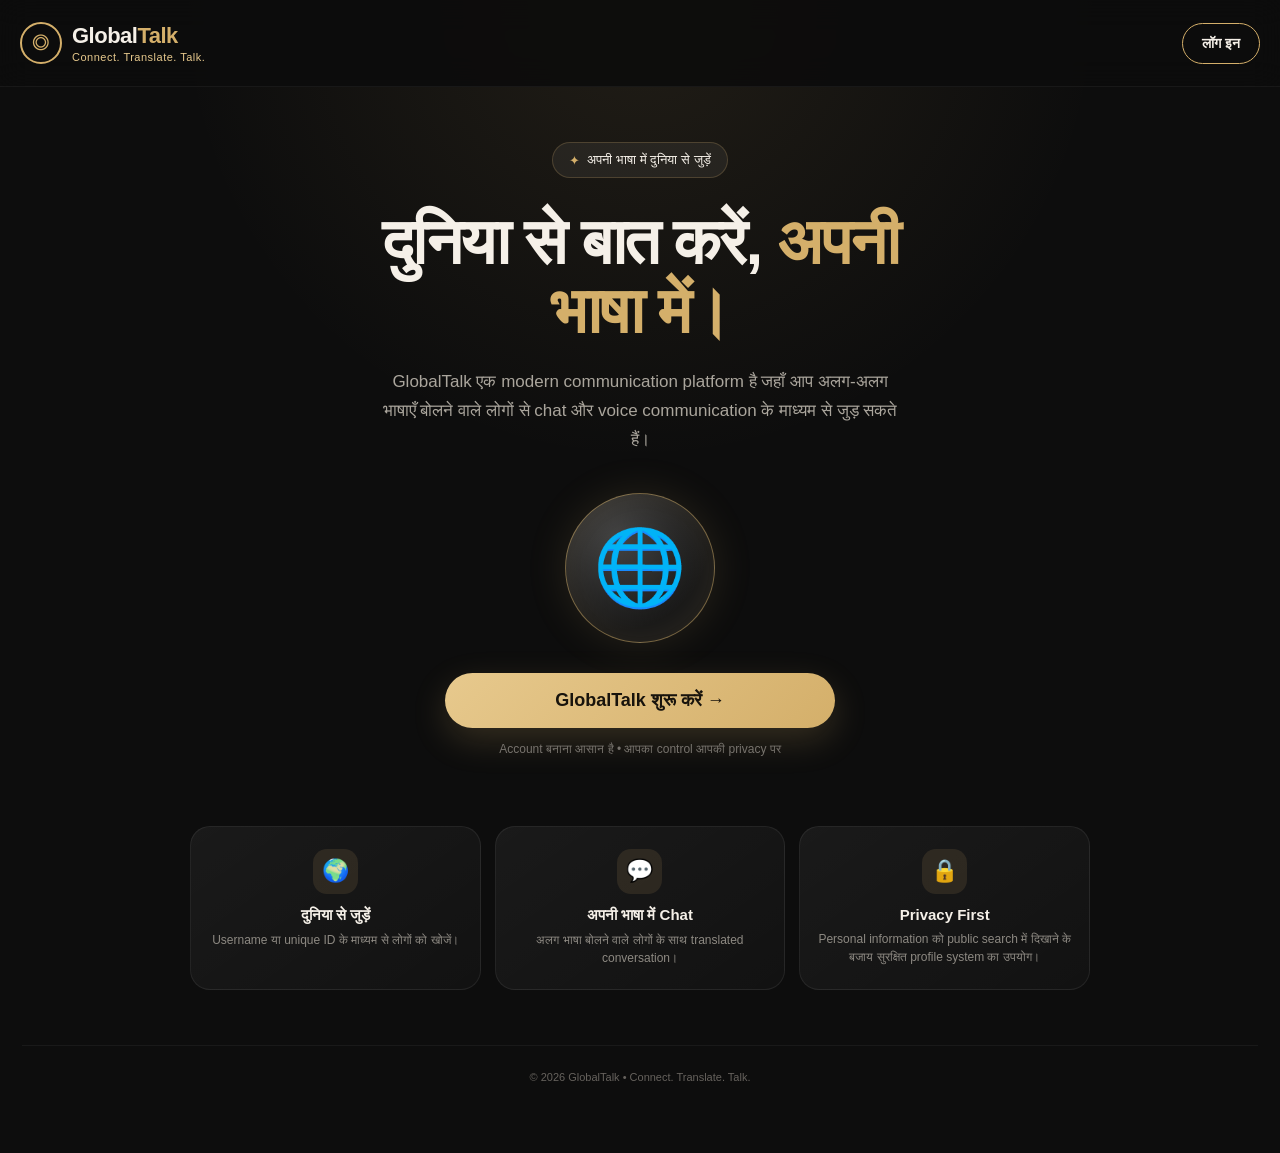
<file: index.html>
<!DOCTYPE html>
<html lang="hi">
<head>
    <meta charset="UTF-8">
    <meta name="viewport" content="width=device-width, initial-scale=1.0">

    <meta name="description"
          content="GlobalTalk — अपनी भाषा में दुनिया से बात करें। Chat, translation और voice communication एक ही जगह।">

    <meta name="theme-color" content="#111111">

    <title>GlobalTalk — Connect. Translate. Talk.</title>

    <style>
        * {
            margin: 0;
            padding: 0;
            box-sizing: border-box;
        }

        :root {
            --bg: #0d0d0d;
            --card: #171717;
            --card2: #1d1d1d;
            --gold: #d4af6a;
            --gold-light: #e7c98d;
            --cream: #f5f0e8;
            --muted: #aaa59c;
            --border: rgba(212,175,106,0.28);
        }

        body {
            min-height: 100vh;
            background:
                radial-gradient(circle at 50% 0%, rgba(212,175,106,0.10), transparent 35%),
                var(--bg);
            color: var(--cream);
            font-family:
                -apple-system,
                BlinkMacSystemFont,
                "Segoe UI",
                Roboto,
                Arial,
                sans-serif;
            overflow-x: hidden;
        }

        a {
            text-decoration: none;
            color: inherit;
        }

        /* TOP NAVIGATION */

        .topbar {
            width: 100%;
            padding: 22px 20px;
            display: flex;
            justify-content: space-between;
            align-items: center;
            border-bottom: 1px solid rgba(255,255,255,0.05);
            background: rgba(13,13,13,0.92);
            position: sticky;
            top: 0;
            z-index: 20;
            backdrop-filter: blur(15px);
        }

        .brand {
            display: flex;
            align-items: center;
            gap: 10px;
        }

        .brand-icon {
            width: 42px;
            height: 42px;
            border: 2px solid var(--gold);
            border-radius: 50%;
            display: flex;
            align-items: center;
            justify-content: center;
            color: var(--gold);
            font-size: 22px;
        }

        .brand-text h1 {
            font-size: 22px;
            font-weight: 800;
            letter-spacing: -0.5px;
        }

        .brand-text h1 span {
            color: var(--gold);
        }

        .brand-text p {
            color: var(--gold-light);
            font-size: 11px;
            margin-top: 2px;
            letter-spacing: 0.5px;
        }

        .login-btn {
            padding: 11px 19px;
            border: 1px solid var(--gold);
            border-radius: 25px;
            color: var(--cream);
            font-size: 14px;
            font-weight: 600;
            transition: 0.2s;
        }

        .login-btn:active {
            transform: scale(0.96);
        }

        /* HERO */

        .hero {
            min-height: calc(100vh - 86px);
            display: flex;
            flex-direction: column;
            align-items: center;
            text-align: center;
            padding: 55px 22px 45px;
        }

        .badge {
            display: inline-flex;
            align-items: center;
            gap: 7px;
            padding: 9px 16px;
            background: rgba(255,255,255,0.06);
            border: 1px solid rgba(212,175,106,0.22);
            border-radius: 30px;
            color: var(--cream);
            font-size: 13px;
            margin-bottom: 30px;
        }

        .badge span {
            color: var(--gold);
        }

        .hero h2 {
            max-width: 600px;
            font-size: clamp(38px, 10vw, 64px);
            line-height: 1.08;
            letter-spacing: -2px;
            font-weight: 800;
        }

        .hero h2 .gold {
            color: var(--gold);
        }

        .hero-description {
            max-width: 520px;
            margin-top: 22px;
            color: var(--muted);
            font-size: 17px;
            line-height: 1.7;
        }

        /* GLOBE */

        .globe {
            width: 150px;
            height: 150px;
            margin: 38px auto 30px;
            border-radius: 50%;
            border: 1px solid rgba(212,175,106,0.5);
            background:
                radial-gradient(circle at 35% 30%, #444, #181818 65%);
            box-shadow:
                0 0 40px rgba(212,175,106,0.13),
                inset 0 0 35px rgba(212,175,106,0.10);
            display: flex;
            align-items: center;
            justify-content: center;
            font-size: 75px;
        }

        /* CTA */

        .start-btn {
            width: min(390px, 90%);
            padding: 17px 25px;
            background: linear-gradient(
                135deg,
                var(--gold-light),
                var(--gold)
            );
            color: #17130c;
            border-radius: 35px;
            font-size: 18px;
            font-weight: 800;
            box-shadow: 0 12px 35px rgba(212,175,106,0.20);
            transition: 0.2s;
        }

        .start-btn:active {
            transform: scale(0.97);
        }

        .small-note {
            margin-top: 14px;
            color: #77736d;
            font-size: 12px;
        }

        /* FEATURES */

        .features {
            width: 100%;
            max-width: 900px;
            margin-top: 70px;
            display: grid;
            grid-template-columns: repeat(3, 1fr);
            gap: 14px;
        }

        .feature {
            padding: 22px 15px;
            background: linear-gradient(
                145deg,
                rgba(255,255,255,0.055),
                rgba(255,255,255,0.025)
            );
            border: 1px solid rgba(255,255,255,0.07);
            border-radius: 20px;
        }

        .feature-icon {
            width: 45px;
            height: 45px;
            margin: 0 auto 12px;
            border-radius: 14px;
            display: flex;
            align-items: center;
            justify-content: center;
            background: rgba(212,175,106,0.12);
            color: var(--gold);
            font-size: 22px;
        }

        .feature h3 {
            font-size: 15px;
            margin-bottom: 7px;
        }

        .feature p {
            color: #8d8982;
            font-size: 12px;
            line-height: 1.5;
        }

        /* FOOTER */

        footer {
            margin-top: 55px;
            padding: 25px 15px;
            color: #66625d;
            font-size: 11px;
            text-align: center;
            border-top: 1px solid rgba(255,255,255,0.05);
            width: 100%;
        }

        /* MOBILE */

        @media (max-width: 600px) {

            .topbar {
                padding: 17px 16px;
            }

            .brand-icon {
                width: 38px;
                height: 38px;
                font-size: 19px;
            }

            .brand-text h1 {
                font-size: 19px;
            }

            .brand-text p {
                font-size: 9px;
            }

            .login-btn {
                padding: 9px 15px;
                font-size: 13px;
            }

            .hero {
                padding-top: 45px;
            }

            .hero h2 {
                font-size: 42px;
            }

            .hero-description {
                font-size: 15px;
            }

            .globe {
                width: 130px;
                height: 130px;
                font-size: 65px;
            }

            .features {
                grid-template-columns: 1fr;
                max-width: 390px;
            }

            .feature {
                display: flex;
                align-items: center;
                text-align: left;
                gap: 14px;
                padding: 15px;
            }

            .feature-icon {
                flex-shrink: 0;
                margin: 0;
            }

            .feature h3 {
                margin-bottom: 4px;
            }
        }
    </style>
</head>

<body>

    <!-- TOP BAR -->

    <header class="topbar">

        <a href="index.html" class="brand">

            <div class="brand-icon">
                ◎
            </div>

            <div class="brand-text">
                <h1>Global<span>Talk</span></h1>
                <p>Connect. Translate. Talk.</p>
            </div>

        </a>

        <a href="login.html" class="login-btn">
            लॉग इन
        </a>

    </header>


    <!-- MAIN -->

    <main class="hero">

        <div class="badge">
            <span>✦</span>
            अपनी भाषा में दुनिया से जुड़ें
        </div>


        <h2>
            दुनिया से बात करें,
            <span class="gold">अपनी भाषा में।</span>
        </h2>


        <p class="hero-description">
            GlobalTalk एक modern communication platform है
            जहाँ आप अलग-अलग भाषाएँ बोलने वाले लोगों से
            chat और voice communication के माध्यम से जुड़ सकते हैं।
        </p>


        <div class="globe">
            🌐
        </div>


        <a href="signup.html" class="start-btn">
            GlobalTalk शुरू करें →
        </a>

        <p class="small-note">
            Account बनाना आसान है • आपका control आपकी privacy पर
        </p>


        <!-- FEATURES -->

        <section class="features">

            <div class="feature">

                <div class="feature-icon">
                    🌍
                </div>

                <div>
                    <h3>दुनिया से जुड़ें</h3>
                    <p>
                        Username या unique ID के माध्यम से लोगों को खोजें।
                    </p>
                </div>

            </div>


            <div class="feature">

                <div class="feature-icon">
                    💬
                </div>

                <div>
                    <h3>अपनी भाषा में Chat</h3>
                    <p>
                        अलग भाषा बोलने वाले लोगों के साथ translated conversation।
                    </p>
                </div>

            </div>


            <div class="feature">

                <div class="feature-icon">
                    🔒
                </div>

                <div>
                    <h3>Privacy First</h3>
                    <p>
                        Personal information को public search में दिखाने के बजाय
                        सुरक्षित profile system का उपयोग।
                    </p>
                </div>

            </div>

        </section>


        <footer>
            © 2026 GlobalTalk • Connect. Translate. Talk.
        </footer>

    </main>

</body>
</html>
</file>
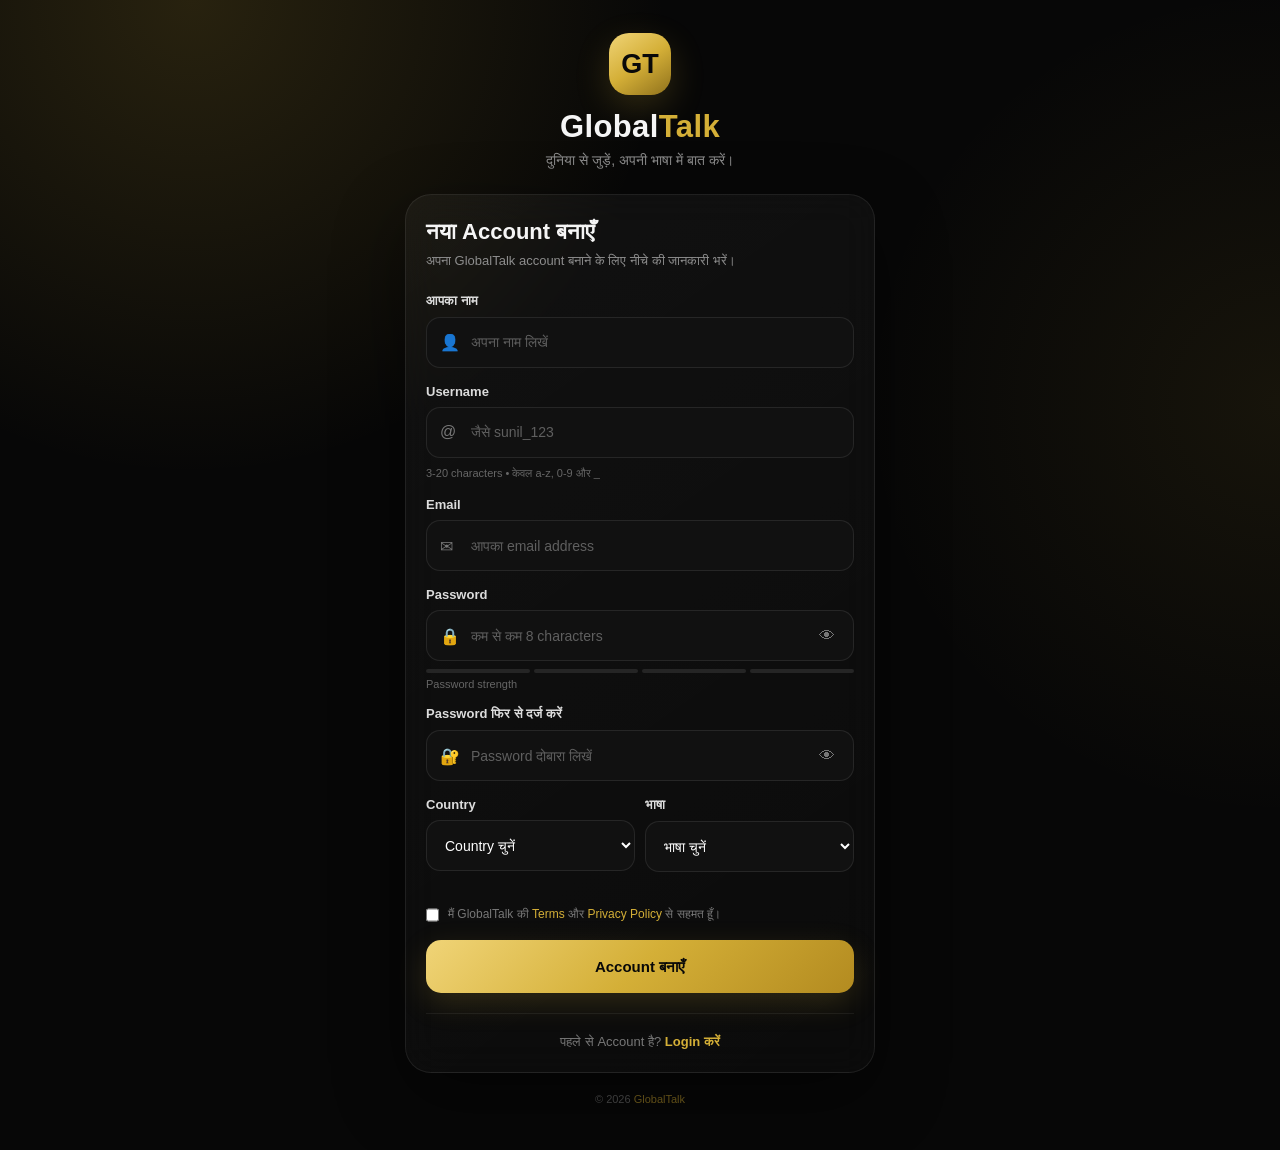
<file: signup.html>
<!DOCTYPE html>
<html lang="hi">
<head>
<meta charset="UTF-8">
<meta name="viewport" content="width=device-width, initial-scale=1.0">
<meta name="description" content="GlobalTalk - Create your account">
<title>Signup - GlobalTalk</title>

<style>
*{box-sizing:border-box;margin:0;padding:0;}

:root{
    --gold:#d4af37;
    --gold-light:#f0d477;
    --gold-dark:#8f711c;
    --bg:#070707;
    --card:#101010;
    --text:#f5f5f5;
    --muted:#8d8d8d;
    --danger:#ff6b6b;
    --success:#61d49a;
    --border:rgba(255,255,255,.08);
}

html{min-height:100%;}

body{
    min-height:100vh;
    background:
        radial-gradient(circle at 15% 0%, rgba(212,175,55,.16), transparent 30%),
        radial-gradient(circle at 100% 35%, rgba(212,175,55,.08), transparent 28%),
        #070707;
    color:var(--text);
    font-family:Arial,Helvetica,sans-serif;
    -webkit-font-smoothing:antialiased;
    padding:25px 15px 45px;
}

.page{width:100%;max-width:470px;margin:auto;}

/* Brand */
.brand{text-align:center;margin:8px 0 25px;}
.logo{
    width:62px;height:62px;margin:0 auto 14px;border-radius:20px;
    display:flex;align-items:center;justify-content:center;
    background:linear-gradient(145deg,var(--gold-light),var(--gold),var(--gold-dark));
    color:#090909;font-size:27px;font-weight:900;
    box-shadow:0 12px 35px rgba(212,175,55,.20);
}
.brand h1{font-size:31px;letter-spacing:.4px;}
.brand h1 span{color:var(--gold);}
.brand p{color:var(--muted);font-size:14px;margin-top:7px;}

/* Card */
.signup-card{
    background:linear-gradient(145deg,rgba(255,255,255,.045),rgba(255,255,255,.018));
    border:1px solid var(--border);
    border-radius:26px;
    padding:24px 20px 22px;
    box-shadow:0 25px 70px rgba(0,0,0,.45);
    backdrop-filter:blur(18px);
}
.card-heading{margin-bottom:22px;}
.card-heading h2{font-size:22px;margin-bottom:6px;}
.card-heading p{color:var(--muted);font-size:13px;line-height:1.5;}

/* Form */
.form-group{margin-bottom:16px;}
.form-label{
    display:flex;align-items:center;justify-content:space-between;
    margin-bottom:8px;font-size:13px;font-weight:bold;color:#dcdcdc;
}
.input-wrap{position:relative;}
.input-icon{
    position:absolute;left:14px;top:50%;transform:translateY(-50%);
    width:22px;color:#777;font-size:16px;pointer-events:none;
}
.form-input,.form-select{
    width:100%;min-height:51px;
    border:1px solid rgba(255,255,255,.09);
    border-radius:14px;outline:none;
    background:#111;color:white;
    padding:0 14px 0 44px;font-size:14px;
    transition:border-color .2s,box-shadow .2s,background .2s;
}
.form-select{padding-left:14px;appearance:auto;}
.form-input::placeholder{color:#5f5f5f;}
.form-input:focus,.form-select:focus{
    border-color:rgba(212,175,55,.65);
    background:#151515;
    box-shadow:0 0 0 3px rgba(212,175,55,.08);
}

/* Password Toggle */
.password-toggle{
    position:absolute;right:10px;top:50%;transform:translateY(-50%);
    width:35px;height:35px;border:0;border-radius:10px;
    background:transparent;color:#777;cursor:pointer;font-size:16px;
}
.password-toggle:hover{color:var(--gold);}
.password-input{padding-right:52px;}

/* Help + Strength */
.help-text{color:#666;font-size:11px;line-height:1.5;margin-top:7px;}
.password-strength{margin-top:8px;}
.strength-bars{display:flex;gap:4px;}
.strength-bar{height:4px;flex:1;border-radius:20px;background:#252525;transition:.25s;}
.strength-text{display:block;margin-top:5px;color:#666;font-size:11px;}

/* Country / Language */
.select-row{display:grid;grid-template-columns:1fr 1fr;gap:10px;}

/* Terms */
.terms{
    display:flex;gap:9px;margin:17px 0;
    color:#777;font-size:12px;line-height:1.5;
}
.terms input{accent-color:var(--gold);margin-top:2px;flex-shrink:0;}
.terms a{color:var(--gold);text-decoration:none;}

/* Message */
.message{
    display:none;padding:12px 13px;border-radius:13px;
    margin-bottom:15px;font-size:13px;line-height:1.5;
}
.message.show{display:block;}
.message.error{
    color:#ff9b9b;background:rgba(255,80,80,.07);
    border:1px solid rgba(255,80,80,.18);
}
.message.success{
    color:#7ce0ab;background:rgba(80,220,145,.07);
    border:1px solid rgba(80,220,145,.18);
}

/* Button */
.submit-btn{
    width:100%;min-height:53px;border:0;border-radius:15px;
    background:linear-gradient(135deg,var(--gold-light),var(--gold),#b38b20);
    color:#080808;font-size:15px;font-weight:900;cursor:pointer;
    box-shadow:0 10px 30px rgba(212,175,55,.17);
    transition:transform .15s,box-shadow .15s,opacity .15s;
}
.submit-btn:hover{transform:translateY(-1px);box-shadow:0 14px 35px rgba(212,175,55,.25);}
.submit-btn:active{transform:translateY(1px);}
.submit-btn:disabled{opacity:.55;cursor:not-allowed;transform:none;}

.loading-content{display:flex;align-items:center;justify-content:center;gap:9px;}
.spinner{
    width:17px;height:17px;
    border:2px solid rgba(0,0,0,.25);border-top-color:#080808;
    border-radius:50%;animation:spin .7s linear infinite;
}
@keyframes spin{to{transform:rotate(360deg);}}

/* Login link */
.login-box{
    text-align:center;margin-top:20px;padding-top:20px;
    border-top:1px solid rgba(255,255,255,.06);
    color:#777;font-size:13px;
}
.login-box a{color:var(--gold);font-weight:bold;text-decoration:none;}
.login-box a:hover{text-decoration:underline;}

.footer{text-align:center;margin-top:20px;color:#4f4f4f;font-size:11px;}
.footer span{color:#7a641f;}

/* Mobile */
@media(max-width:430px){
    body{padding:18px 10px 35px;}
    .signup-card{padding:21px 15px 19px;}
    .brand h1{font-size:28px;}
    .select-row{grid-template-columns:1fr;}
}

@media(prefers-reduced-motion:reduce){
    *,*::before,*::after{animation-duration:.01ms !important;transition-duration:.01ms !important;}
}
</style>
</head>
<body>

<div class="page">

    <!-- Brand -->
    <header class="brand">
        <div class="logo">GT</div>
        <h1>Global<span>Talk</span></h1>
        <p>दुनिया से जुड़ें, अपनी भाषा में बात करें।</p>
    </header>

    <!-- Card -->
    <main class="signup-card">

        <div class="card-heading">
            <h2>नया Account बनाएँ</h2>
            <p>अपना GlobalTalk account बनाने के लिए नीचे की जानकारी भरें।</p>
        </div>

        <div id="message" class="message" aria-live="polite"></div>

        <form id="signupForm" novalidate>

            <!-- Name -->
            <div class="form-group">
                <label class="form-label" for="nameInput">आपका नाम</label>
                <div class="input-wrap">
                    <span class="input-icon">👤</span>
                    <input class="form-input" type="text" id="nameInput"
                           placeholder="अपना नाम लिखें" autocomplete="name"
                           maxlength="60" required>
                </div>
            </div>

            <!-- Username -->
            <div class="form-group">
                <label class="form-label" for="usernameInput">Username</label>
                <div class="input-wrap">
                    <span class="input-icon">@</span>
                    <input class="form-input" type="text" id="usernameInput"
                           placeholder="जैसे sunil_123" autocomplete="username"
                           minlength="3" maxlength="20" pattern="[a-zA-Z0-9_]+"
                           autocapitalize="none" spellcheck="false" required>
                </div>
                <p class="help-text">3-20 characters • केवल a-z, 0-9 और _</p>
            </div>

            <!-- Email -->
            <div class="form-group">
                <label class="form-label" for="emailInput">Email</label>
                <div class="input-wrap">
                    <span class="input-icon">✉</span>
                    <input class="form-input" type="email" id="emailInput"
                           placeholder="आपका email address" autocomplete="email"
                           maxlength="254" required>
                </div>
            </div>

            <!-- Password -->
            <div class="form-group">
                <label class="form-label" for="passwordInput">Password</label>
                <div class="input-wrap">
                    <span class="input-icon">🔒</span>
                    <input class="form-input password-input" type="password" id="passwordInput"
                           placeholder="कम से कम 8 characters" autocomplete="new-password"
                           minlength="8" maxlength="128" required>
                    <button type="button" class="password-toggle" data-target="passwordInput" aria-label="Password दिखाएँ">👁</button>
                </div>

                <div class="password-strength">
                    <div class="strength-bars">
                        <span class="strength-bar" id="bar1"></span>
                        <span class="strength-bar" id="bar2"></span>
                        <span class="strength-bar" id="bar3"></span>
                        <span class="strength-bar" id="bar4"></span>
                    </div>
                    <span class="strength-text" id="strengthText">Password strength</span>
                </div>
            </div>

            <!-- Confirm Password -->
            <div class="form-group">
                <label class="form-label" for="confirmPasswordInput">Password फिर से दर्ज करें</label>
                <div class="input-wrap">
                    <span class="input-icon">🔐</span>
                    <input class="form-input password-input" type="password" id="confirmPasswordInput"
                           placeholder="Password दोबारा लिखें" autocomplete="new-password"
                           minlength="8" maxlength="128" required>
                    <button type="button" class="password-toggle" data-target="confirmPasswordInput" aria-label="Password दिखाएँ">👁</button>
                </div>
            </div>

            <!-- Country + Language -->
            <div class="select-row">
                <div class="form-group">
                    <label class="form-label" for="countryInput">Country</label>
                    <select class="form-select" id="countryInput" required>
                        <option value="">Country चुनें</option>
                        <option value="India">🇮🇳 India</option>
                        <option value="USA">🇺🇸 USA</option>
                        <option value="UK">🇬🇧 UK</option>
                        <option value="UAE">🇦🇪 UAE</option>
                        <option value="Saudi Arabia">🇸🇦 Saudi Arabia</option>
                        <option value="France">🇫🇷 France</option>
                        <option value="Germany">🇩🇪 Germany</option>
                        <option value="Spain">🇪🇸 Spain</option>
                        <option value="Other">🌍 Other</option>
                    </select>
                </div>

                <div class="form-group">
                    <label class="form-label" for="languageInput">भाषा</label>
                    <select class="form-select" id="languageInput" required>
                        <option value="">भाषा चुनें</option>
                        <option value="Hindi">हिन्दी</option>
                        <option value="English">English</option>
                        <option value="Arabic">العربية</option>
                        <option value="French">Français</option>
                        <option value="Spanish">Español</option>
                        <option value="German">Deutsch</option>
                        <option value="Other">Other</option>
                    </select>
                </div>
            </div>

            <!-- Terms -->
            <label class="terms">
                <input type="checkbox" id="termsInput" required>
                <span>
                    मैं GlobalTalk की
                    <a href="terms.html" target="_blank">Terms</a> और
                    <a href="privacy.html" target="_blank">Privacy Policy</a>
                    से सहमत हूँ।
                </span>
            </label>

            <!-- Submit -->
            <button type="submit" class="submit-btn" id="submitBtn">
                Account बनाएँ
            </button>
        </form>

        <div class="login-box">
            पहले से Account है?
            <a href="login.html">Login करें</a>
        </div>
    </main>

    <div class="footer">
        © 2026 <span>GlobalTalk</span>
    </div>
</div>

<script type="module">
import { initializeApp } from "https://www.gstatic.com/firebasejs/12.17.1/firebase-app.js";
import { getAuth, createUserWithEmailAndPassword, sendEmailVerification, deleteUser } from "https://www.gstatic.com/firebasejs/12.17.1/firebase-auth.js";
import { getFirestore, doc, getDoc, runTransaction, serverTimestamp } from "https://www.gstatic.com/firebasejs/12.17.1/firebase-firestore.js";

const firebaseConfig = {
    apiKey: "AIzaSyBJ6vV2U7-G_H0eVa-i811zaVnTNidXV9M",
    authDomain: "globaltalk-87e19.firebaseapp.com",
    projectId: "globaltalk-87e19",
    storageBucket: "globaltalk-87e19.firebasestorage.app",
    messagingSenderId: "223736450793",
    appId: "1:223736450793:web:a32824db8c4434bd1aaa78"
};

const app = initializeApp(firebaseConfig);
const auth = getAuth(app);
const db = getFirestore(app);

const submitBtn = document.getElementById("submitBtn");
const messageEl = document.getElementById("message");
const passwordInput = document.getElementById("passwordInput");

// ========== Message Helper ==========
function showMessage(text, type = "error") {
    messageEl.textContent = text;
    messageEl.className = `message show ${type}`;
    messageEl.scrollIntoView({ behavior: "smooth", block: "nearest" });
}

function hideMessage() {
    messageEl.className = "message";
    messageEl.textContent = "";
}

// ========== Password Show / Hide ==========
document.querySelectorAll(".password-toggle").forEach(btn => {
    btn.addEventListener("click", () => {
        const targetId = btn.getAttribute("data-target");
        const input = document.getElementById(targetId);
        if (input.type === "password") {
            input.type = "text";
            btn.textContent = "🙈";
        } else {
            input.type = "password";
            btn.textContent = "👁";
        }
    });
});

// ========== Password Strength ==========
passwordInput.addEventListener("input", () => {
    const val = passwordInput.value;
    let score = 0;

    if (val.length >= 8) score++;
    if (/[a-z]/.test(val) && /[A-Z]/.test(val)) score++;
    if (/\d/.test(val)) score++;
    if (/[^a-zA-Z0-9]/.test(val)) score++;

    const bars = [
        document.getElementById("bar1"),
        document.getElementById("bar2"),
        document.getElementById("bar3"),
        document.getElementById("bar4")
    ];
    const colors = ["#ff4d4d", "#ff9f43", "#feca57", "#1dd1a1"];
    const texts = ["बहुत कमज़ोर", "कमज़ोर", "मध्यम", "मज़बूत"];

    bars.forEach((bar, i) => {
        bar.style.background = i < score ? colors[score - 1] : "#252525";
    });

    const strengthText = document.getElementById("strengthText");
    strengthText.textContent = val.length === 0 ? "Password strength" : texts[score - 1] || "बहुत कमज़ोर";
    strengthText.style.color = val.length === 0 ? "#666" : colors[score - 1] || "#ff4d4d";
});

// ========== Form Submit ==========
document.getElementById("signupForm").addEventListener("submit", async (e) => {
    e.preventDefault();
    hideMessage();

    const name = document.getElementById("nameInput").value.trim();
    const usernameRaw = document.getElementById("usernameInput").value.trim();
    const username = usernameRaw.toLowerCase();
    const email = document.getElementById("emailInput").value.trim();
    const password = document.getElementById("passwordInput").value;
    const confirmPassword = document.getElementById("confirmPasswordInput").value;
    const country = document.getElementById("countryInput").value;
    const language = document.getElementById("languageInput").value;
    const termsChecked = document.getElementById("termsInput").checked;

    // Validation
    if (!name) {
        showMessage("कृपया अपना नाम लिखें।");
        return;
    }
    if (!/^[a-zA-Z0-9_]{3,20}$/.test(usernameRaw)) {
        showMessage("Username सिर्फ अंग्रेज़ी अक्षर, संख्या और underscore में 3-20 अक्षर का होना चाहिए।");
        return;
    }
    if (password.length < 8) {
        showMessage("Password कम से कम 8 अक्षर का होना चाहिए।");
        return;
    }
    if (password !== confirmPassword) {
        showMessage("Password मेल नहीं खा रहा।");
        return;
    }
    if (!country) {
        showMessage("कृपया Country चुनें।");
        return;
    }
    if (!language) {
        showMessage("कृपया भाषा चुनें।");
        return;
    }
    if (!termsChecked) {
        showMessage("कृपया Terms और Privacy Policy से सहमत हों।");
        return;
    }

    // Loading state
    submitBtn.disabled = true;
    submitBtn.innerHTML = `<div class="loading-content"><div class="spinner"></div> Account बन रहा है...</div>`;

    let createdUser = null;

    try {
        // Username check (outside transaction for early exit)
        const usernameCheckRef = doc(db, "usernames", username);
        const existingUsername = await getDoc(usernameCheckRef);
        if (existingUsername.exists()) {
            showMessage("यह Username पहले से लिया जा चुका है। कृपया दूसरा चुनें।");
            resetButton();
            return;
        }

        // Create Auth user
        const userCredential = await createUserWithEmailAndPassword(auth, email, password);
        createdUser = userCredential.user;
        const uid = createdUser.uid;

        const counterRef = doc(db, "counters", "userIdCounter");

        // Transaction
        await runTransaction(db, async (transaction) => {
            const usernameDoc = await transaction.get(usernameCheckRef);
            if (usernameDoc.exists()) {
                throw new Error("USERNAME_TAKEN");
            }

            const counterSnap = await transaction.get(counterRef);
            let nextCount = 100001;
            if (counterSnap.exists()) {
                nextCount = (counterSnap.data().count || 100000) + 1;
            }
            const uniqueUserId = "GT" + nextCount;

            transaction.set(counterRef, { count: nextCount });
            transaction.set(usernameCheckRef, { uid: uid });

            transaction.set(doc(db, "users", uid), {
                uid: uid,
                name: name,
                email: email,
                username: username,
                uniqueUserId: uniqueUserId,
                country: country,
                preferredLanguage: language,
                authProvider: "password",
                emailVerified: false,
                accountStatus: "active",
                accountCreatedAt: serverTimestamp()
            });

            transaction.set(doc(db, "public_profiles", uid), {
                uid: uid,
                username: username,
                uniqueUserId: uniqueUserId,
                country: country,
                preferredLanguage: language,
                dpVisibility: "public",
                photoURL: null,
                searchable: true
            });
        });

        // Send verification email (ignore if fails)
        try {
            await sendEmailVerification(createdUser);
        } catch (e) {}

        // Success
        showMessage("Account सफलतापूर्वक बन गया! Dashboard पर जा रहे हैं...", "success");
        setTimeout(() => {
            window.location.href = "dashboard.html";
        }, 1200);

    } catch (error) {
        console.error(error);

        if (createdUser && error.message === "USERNAME_TAKEN") {
            showMessage("यह Username अभी-अभी किसी और ने ले लिया। कृपया दूसरा चुनें।");
            try { await deleteUser(createdUser); } catch (e) {}
        } else if (error.code === "auth/email-already-in-use") {
            showMessage("यह Email पहले से इस्तेमाल हो रहा है।")
</file>
